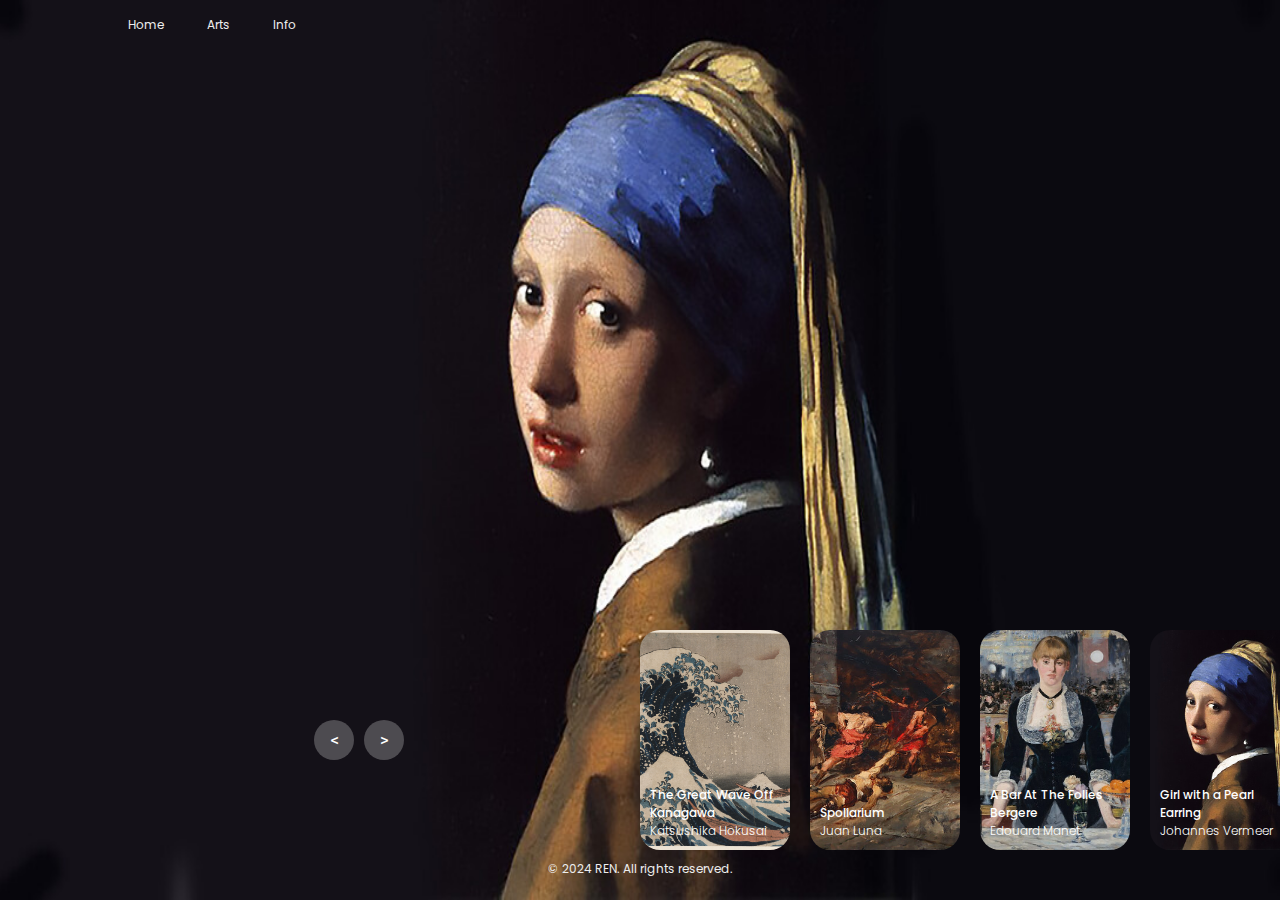
<file: arts.html>
<!DOCTYPE html>
<html lang="en">
<head>
    <meta charset="UTF-8">
    <meta name="viewport" content="width=device-width, initial-scale=1.0">
    <title>Arts
    </title>
    <link rel="stylesheet" href="style.css">
</head>
<body>
    <header>
        <nav>
            <a href="index.html">Home</a>
            <a href="">Arts</a>
            <a href="info.html">Info</a>
        </nav>
    </header>

    <!-- carousel -->
    <div class="carousel">
        <!-- list item -->
        <div class="list">
            <div class="item">
                <img src="1.jpg">
                <div class="content">
                    <div class="author">Johannes Vermeer</div>
                    <div class="title">Girl with a Pearl Earring
                    </div>
                    <div class="topic">PAINTING</div>
                    <div class="des">
                        <!-- lorem 50 -->
                        Depicts a young woman in a small, dim area that is intimate and solely focused on her by the viewer. She is dressed in a gold jacket with a white collar that is visible underneath, a blue and gold turban, and the pearl earring that serves as the title. She is not focused on a routine task and is not conscious of her audience, in contrast to many of Vermeer's subjects. She instead turns her head over her shoulder, meeting the viewer's gaze with her eyes wide and mouth parted as though she were going to speak, as if she were caught in a moment.                    </div>
                    <div class="buttons">
                        <button><a href="https://www.britannica.com/topic/Girl-with-a-Pearl-Earring-by-Vermeer">SEE MORE</a></button>
                    </div>
                </div>
            </div>
            <div class="item">
                <img src="2.jpg">
                <div class="content">
                    <div class="author">Katsushika Hokusai</div>
                    <div class="title">The Great Wave Off Kanagawa</div>
                    <div class="topic">PAINTING</div>
                    <div class="des">
                        This woodblock print is regarded as a masterpiece of world art because of its amazing composition, which is credited with inspiring Debussy's La Mer (The Sea) and Rilke's Der Berg (The Mountain). Through deft use of perspective, Hokusai transformed Japan's tallest mountain into a little triangular mound inside the wave's depression. With a palette of indigo and imported Prussian blue, the artist became well-known for his landscape paintings.                    </div>
                    <div class="buttons">
                        <button><a href="https://www.metmuseum.org/art/collection/search/45434">SEE MORE</a></button>
                    </div>
                </div>
            </div>
            <div class="item">
                <img src="3.jpg">
                <div class="content">
                    <div class="author">Juan Luna</div>
                    <div class="title">Spoliarium</div>
                    <div class="topic">PAINTING</div>
                    <div class="des">
                        Juan Luna, a Filipino painter, created this well-known piece in 1884. After losing in the amphitheater, Roman gladiators were stripped of their armor in the "spoliarium." The political and cultural climate of the Philippines during its colonial era is reflected in Luna's artwork. Luna used it to express his disapproval of the repressive colonial authority and the exploitation of the Filipino people during the time when the Philippines was ruled by Spain. Luna's strong feeling of nationalism and his wish for justice and freedom for his fellow Filipinos are both conveyed in the artwork.                    </div>
                    <div class="buttons">
                        <button><a href="https://scalar.fas.harvard.edu/resources-for-loss/spoliarium-by-juan-luna-1884-contributed-by-laurinne-eugenio-2023">SEE MORE</a></button>
                    </div>
                </div>
            </div>
            <div class="item">
                <img src="4.jpg">
                <div class="content">
                    <div class="author">Edouard Manet</div>
                    <div class="title">A Bar At The Folies Bergere</div>
                    <div class="topic">PAINTING</div>
                    <div class="des">
                        When Manet was near death, he created this final masterpiece. He went back to his favorite topic in it, which was the celebration of Parisian life. Bars, cafés, and dance halls were the settings for many of the Impressionists' most well-known scenes, which frequently featured people having fun. The most well-known of the café-concert venues, the Folies-Bergère offered both refreshments and entertainment. The legs of a trapeze performer are visible in the top left-hand corner of the image, providing an example of this type of entertainment.                    </div>
                    <div class="buttons">
                        <button><a href="https://www.britannica.com/topic/A-Bar-at-the-Folies-Bergere">SEE MORE</a></button>
                    </div>
                </div>
            </div>
        </div>
        <!-- list thumnail -->
        <div class="thumbnail">
            <div class="item">
                <img src="1.jpg">
                <div class="content">
                    <div class="title">
                        Girl with a Pearl Earring
                    </div>
                    <div class="description">
                        Johannes Vermeer
                    </div>
                </div>
            </div>
            <div class="item">
                <img src="2.jpg">
                <div class="content">
                    <div class="title">
                        The Great Wave Off Kanagawa
                    </div>
                    <div class="description">
                        Katsushika Hokusai
                    </div>
                </div>
            </div>
            <div class="item">
                <img src="3.jpg">
                <div class="content">
                    <div class="title">
                        Spoliarium
                    </div>
                    <div class="description">
                        Juan Luna
                    </div>
                </div>
            </div>
            <div class="item">
                <img src="4.jpg">
                <div class="content">
                    <div class="title">
                        A Bar At The Folies Bergere
                    </div>
                    <div class="description">
                        Edouard Manet
                    </div>
                </div>
            </div>
        </div>
        <!-- next prev -->

        <div class="arrows">
            <button id="prev"><</button>
            <button id="next">></button>
        </div>
        <!-- time running -->
        <div class="time"></div>
    </div>
    <footer class="footer">
        <p>&copy; 2024 REN. All rights reserved.</p>
    </footer>
    
    <script src="app.js"></script>
</body>
</html>
</file>
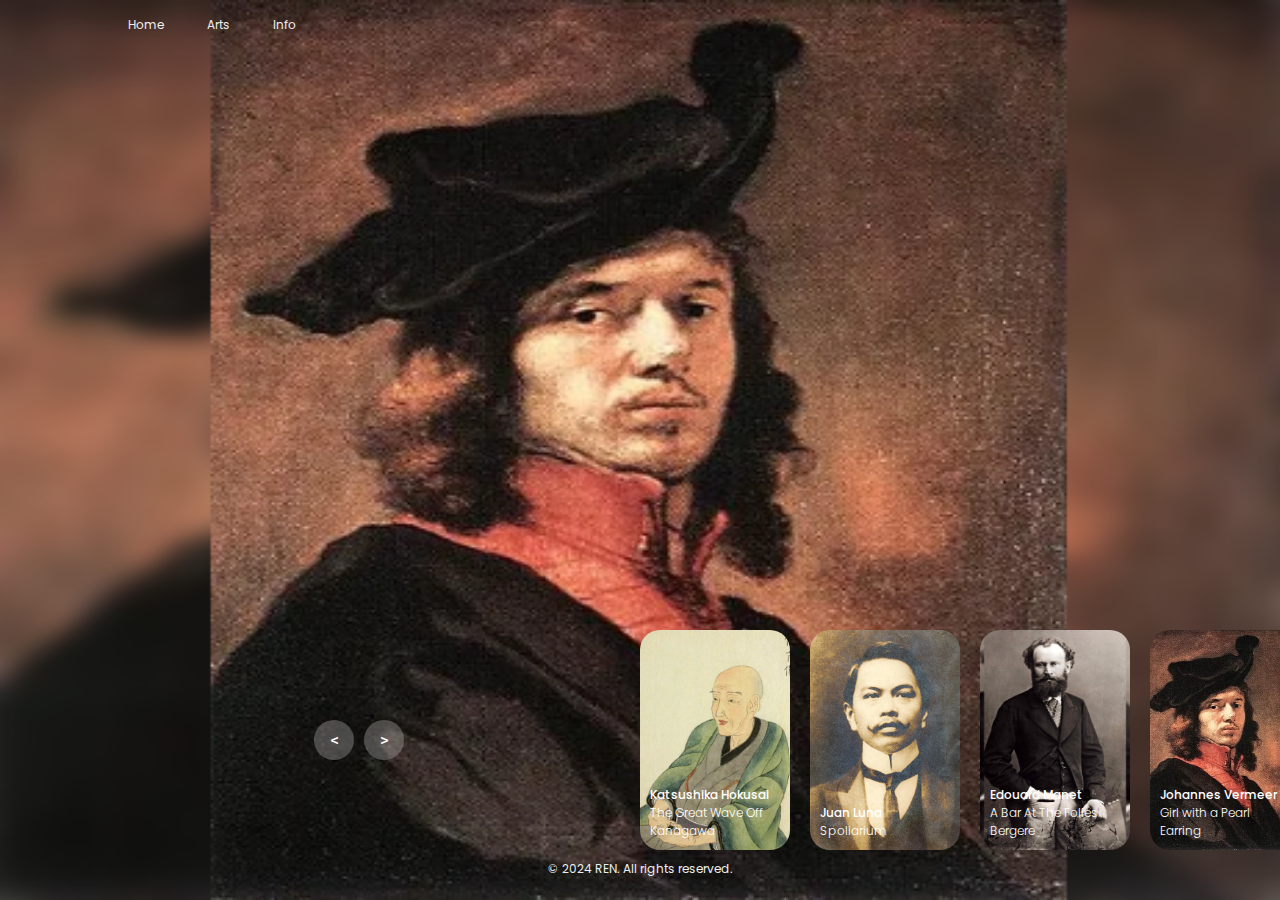
<file: info.html>
<!DOCTYPE html>
<html lang="en">
<head>
    <meta charset="UTF-8">
    <meta name="viewport" content="width=device-width, initial-scale=1.0">
    <title>Document</title>
    <link rel="stylesheet" href="style.css">
</head>
<body>
    <header>
        <nav>
            <a href="index.html">Home</a>
            <a href="arts.html">Arts</a>
            <a href="">Info</a>
        </nav>
    </header>
    




    <div class="carousel">
        <!-- list item -->
        <div class="list">
            <div class="item">
                <img src="11.png">
                <div class="content">
                    <div class="author">Girl with a Pearl Earring</div>
                    <div class="title">Johannes Vermeer
                    </div>
                    <div class="topic">PAINTER</div>
                    <div class="des">
                        <!-- lorem 50 -->
                        A Dutch painter who produced some of the most cherished and esteemed works of art in history. His paintings are among the greatest masterpieces in the best museums in the world, despite the fact that only about 36 of them have survived. The majority of Vermeer's later works, for which he is best known, show images of everyday life in domestic settings, although he started his career in the early 1650s by painting expansive biblical and mythological scenes. The purity of light and shape in these pieces is striking; they exude a calm, timeless feeling of dignity. Vermeer also painted allegorical subjects and cityscapes.     </div>               
                        <div class="buttons">
                        <button><a href="https://www.britannica.com/biography/Johannes-Vermeer">SEE MORE</a></button>
                    </div>
                </div>
            </div>
            <div class="item">
                <img src="12.png">
                <div class="content">
                    <div class="author">The Great Wave Off Kanagawa</div>
                    <div class="title">Katsushika Hokusai</div>
                    <div class="topic">PAINTER</div>
                    <div class="des">
                        A Japanese artist from the Edo period who painted and printed in ukiyo-e. He was the foremost authority on Chinese painting in Japan at the time. Hokusai was born in Edo, which is now Tokyo. He is most renowned for his woodblock print series Thirty-six Views of Mount Fuji, which was published about 1831 and included the famous and well-known print, The Great Wave off Kanagawa, which was made in the 1820s. The "Thirty-Six Views" were produced by Hokusai in reaction to a surge in domestic travel as well as a personal fixation with Mount Fuji.                    </div>
                    <div class="buttons">
                        <button><a href="https://katsushikahokusai.org">SEE MORE</a></button>
                    </div>
                </div>
            </div>
            <div class="item">
                <img src="13.png">
                <div class="content">
                    <div class="author">Spoliarium</div>
                    <div class="title">Juan Luna</div>
                    <div class="topic">PAINTER</div>
                    <div class="des">
                        A late 19th-century Filipino painter, sculptor, and political figure during the Philippine Revolution. He was among the first Filipino artists to receive recognition.
                        The Propaganda Movement members' memoirs highlight the celebration that followed his gold medal at the 1884 Madrid Exposition of Fine Arts and fellow Filipino painter Félix Resurrección Hidalgo's silver medal. The other Illustrados toasted to the two painters' good health and the fraternity between Spain and the Philippines.                  </div>
                    <div class="buttons">
                        <button><a href="https://artsandculture.google.com/entity/juan-luna/m049l1p?hl=en">SEE MORE</a></button>
                    </div>
                </div>
            </div>
            <div class="item">
                <img src="14.png">
                <div class="content">
                    <div class="author">A Bar At The Folies Bergere</div>
                    <div class="title">Edouard Manet</div>
                    <div class="topic">PAINTER</div>
                    <div class="des">
                        A French painter who pioneered new approaches by choosing topics from the events and situations of his own time and by rejecting conventional representational techniques. His 1863 exhibition at the Salon des Refusés, Le Déjeuner sur l’herbe (Luncheon on the Grass), sparked excitement among the young artists who would later form the core of the Impressionist movement and indignation among critics. Olympia (1863) and A Bar at the Folies-Bergère (1882) are two of his other well-known pieces.      </div>
                    <div class="buttons">
                        <button><a href="https://www.britannica.com/biography/Edouard-Manet">SEE MORE</a></button>
                    </div>
                </div>
            </div>
        </div>
    <!-- list thumnail -->
    <div class="thumbnail">
        <div class="item">
            <img src="11.png">
            <div class="content">
                <div class="title">
                    Johannes Vermeer
                </div>
                <div class="description">
                    Girl with a Pearl Earring
                </div>
            </div>
        </div>
        <div class="item">
            <img src="12.png">
            <div class="content">
                <div class="title">
                    Katsushika Hokusai 
                </div>
                <div class="description">
                    The Great Wave Off Kanagawa
                </div>
            </div>
        </div>
        <div class="item">
            <img src="13.png">
            <div class="content">
                <div class="title">
                    Juan Luna
                </div>
                <div class="description">
                    Spoliarium
                </div>
            </div>
        </div>
        <div class="item">
            <img src="14.png">
            <div class="content">
                <div class="title">
                    Edouard Manet
                </div>
                <div class="description">
                    A Bar At The Folies Bergere
                </div>
            </div>
        </div>
    </div>
    <!-- next prev -->

    <div class="arrows">
        <button id="prev"><</button>
        <button id="next">></button>
    </div>
    <!-- time running -->
    <div class="time"></div>
</div>




   
    <footer class="footer">
        <p>&copy; 2024 REN. All rights reserved.</p>
    </footer>
    <script src="app.js"></script>
</body>
</html>
</file>
<file: style.css>
@import url('https://fonts.googleapis.com/css2?family=Poppins:ital,wght@0,100;0,200;0,300;0,400;0,500;0,600;0,700;0,800;0,900;1,100;1,200;1,300;1,400;1,500;1,600;1,700;1,800;1,900&display=swap');
body{
    margin: 0;
    background-color: #000;
    color: #eee;
    font-family: Poppins;
    font-size: 12px;
}
a{
    text-decoration: none;
}
header{
    width: 1140px;
    max-width: 80%;
    margin: auto;
    height: 50px;
    display: flex;
    align-items: center;
    position: relative;
    z-index: 100;
    
}
header a{
    color: #eee;
    margin-right: 40px;
}
/* carousel */
.carousel{
    height: 100vh;
    margin-top: -50px;
    width: 100vw;
    overflow: hidden;
    position: relative;
}
.carousel .list .item{
    width: 100%;
    height: 100%;
    position: absolute;
    inset: 0 0 0 0;
}
.carousel .list .item img{
    width: 100%;
    height: 100%;
    object-fit: fill;
    object-position: center; 
}
.carousel .list .item .content{
    position: absolute;
    top: 20%;
    width: 1140px;
    max-width: 80%;
    left: 50%;
    transform: translateX(-50%);
    padding-right: 30%;
    box-sizing: border-box;
    color: #fff;
    text-shadow: 0 5px 10px #0004;
}
.carousel .list .item .author{
    font-weight: bold;
    letter-spacing: 10px;
}
.carousel .list .item .topic{
    font-size: 20px;
    font-weight: bold;
    line-height: 1.3em;
    color: #f1683a;
}
.carousel .list .item .title{
    font-size: 5em;
    font-weight: bold;
    line-height: 1.3em;
}
.carousel .list .item .des{
font-size: 14px;
}
.carousel .list .item .buttons{
    display: grid;
    grid-template-columns: repeat(2, 130px);
    grid-template-rows: 40px;
    gap: 5px;
    margin-top: 20px;
}
.carousel .list .item .buttons button{
    border: none;
    background-color: #eee;
    letter-spacing: 3px;
    font-family: Poppins;
    font-weight: 500;
}
.carousel .list .item .buttons button:nth-child(2){
    background-color: transparent;
    border: 1px solid #fff;
    color: #eee;
}
/* thumbail */
.thumbnail{
    position: absolute;
    bottom: 50px;
    left: 50%;
    width: max-content;
    z-index: 100;
    display: flex;
    gap: 20px;
}
.thumbnail .item{
    width: 150px;
    height: 220px;
    flex-shrink: 0;
    position: relative;
}
.thumbnail .item img{
    width: 100%;
    height: 100%;
    object-fit: cover;
    border-radius: 20px;
}
.thumbnail .item .content{
    color: #fff;
    position: absolute;
    bottom: 10px;
    left: 10px;
    right: 10px;
}
.thumbnail .item .content .title{
    font-weight: 500;
}
.thumbnail .item .content .description{
    font-weight: 300;
}
/* arrows */
.arrows{
    position: absolute;
    top: 80%;
    right: 52%;
    z-index: 100;
    width: 300px;
    max-width: 30%;
    display: flex;
    gap: 10px;
    align-items: center;
}
.arrows button{
    width: 40px;
    height: 40px;
    border-radius: 50%;
    background-color: #eee4;
    border: none;
    color: #fff;
    font-family: monospace;
    font-weight: bold;
    transition: .5s;
}
.arrows button:hover{
    background-color: #fff;
    color: #000;
}

/* animation */
.carousel .list .item:nth-child(1){
    z-index: 1;
}

/* animation text in first item */

.carousel .list .item:nth-child(1) .content .author,
.carousel .list .item:nth-child(1) .content .title,
.carousel .list .item:nth-child(1) .content .topic,
.carousel .list .item:nth-child(1) .content .des,
.carousel .list .item:nth-child(1) .content .buttons
{
    transform: translateY(50px);
    filter: blur(20px);
    opacity: 0;
    animation: showContent .5s 1s linear 1 forwards;
}
@keyframes showContent{
    to{
        transform: translateY(0px);
        filter: blur(0px);
        opacity: 1;
    }
}
.carousel .list .item:nth-child(1) .content .title{
    animation-delay: 1.2s!important;
}
.carousel .list .item:nth-child(1) .content .topic{
    animation-delay: 1.4s!important;
}
.carousel .list .item:nth-child(1) .content .des{
    animation-delay: 1.6s!important;
}
.carousel .list .item:nth-child(1) .content .buttons{
    animation-delay: 1.8s!important;
}
/* create animation when next click */
.carousel.next .list .item:nth-child(1) img{
    width: 150px;
    height: 220px;
    position: absolute;
    bottom: 50px;
    left: 50%;
    border-radius: 30px;
    animation: showImage .5s linear 1 forwards;
}
@keyframes showImage{
    to{
        bottom: 0;
        left: 0;
        width: 100%;
        height: 100%;
        border-radius: 0;
    }
}

.carousel.next .thumbnail .item:nth-last-child(1){
    overflow: hidden;
    animation: showThumbnail .5s linear 1 forwards;
}
.carousel.prev .list .item img{
    z-index: 100;
}
@keyframes showThumbnail{
    from{
        width: 0;
        opacity: 0;
    }
}
.carousel.next .thumbnail{
    animation: effectNext .5s linear 1 forwards;
}

@keyframes effectNext{
    from{
        transform: translateX(150px);
    }
}

/* running time */

.carousel .time{
    position: absolute;
    z-index: 1000;
    width: 0%;
    height: 3px;
    background-color: #f1683a;
    left: 0;
    top: 0;
}

.carousel.next .time,
.carousel.prev .time{
    animation: runningTime 3s linear 1 forwards;
}
@keyframes runningTime{
    from{ width: 100%}
    to{width: 0}
}


/* prev click */

.carousel.prev .list .item:nth-child(2){
    z-index: 2;
}

.carousel.prev .list .item:nth-child(2) img{
    animation: outFrame 0.5s linear 1 forwards;
    position: absolute;
    bottom: 0;
    left: 0;
}
@keyframes outFrame{
    to{
        width: 150px;
        height: 220px;
        bottom: 50px;
        left: 50%;
        border-radius: 20px;
    }
}

.carousel.prev .thumbnail .item:nth-child(1){
    overflow: hidden;
    opacity: 0;
    animation: showThumbnail .5s linear 1 forwards;
}
.carousel.next .arrows button,
.carousel.prev .arrows button{
    pointer-events: none;
}
.carousel.prev .list .item:nth-child(2) .content .author,
.carousel.prev .list .item:nth-child(2) .content .title,
.carousel.prev .list .item:nth-child(2) .content .topic,
.carousel.prev .list .item:nth-child(2) .content .des,
.carousel.prev .list .item:nth-child(2) .content .buttons
{
    animation: contentOut 1.5s linear 1 forwards!important;
}

@keyframes contentOut{
    to{
        transform: translateY(-150px);
        filter: blur(20px);
        opacity: 0;
    }
}
@media screen and (max-width: 678px) {
    .carousel .list .item .content{
        padding-right: 0;
    }
    .carousel .list .item .content .title{
        font-size: 30px;
    }
}
.footer {
    position: absolute;
    bottom: 0;
    width: 100%;
    text-align: center;
    padding: 10px 0;
    z-index: 3;
}
</file>
